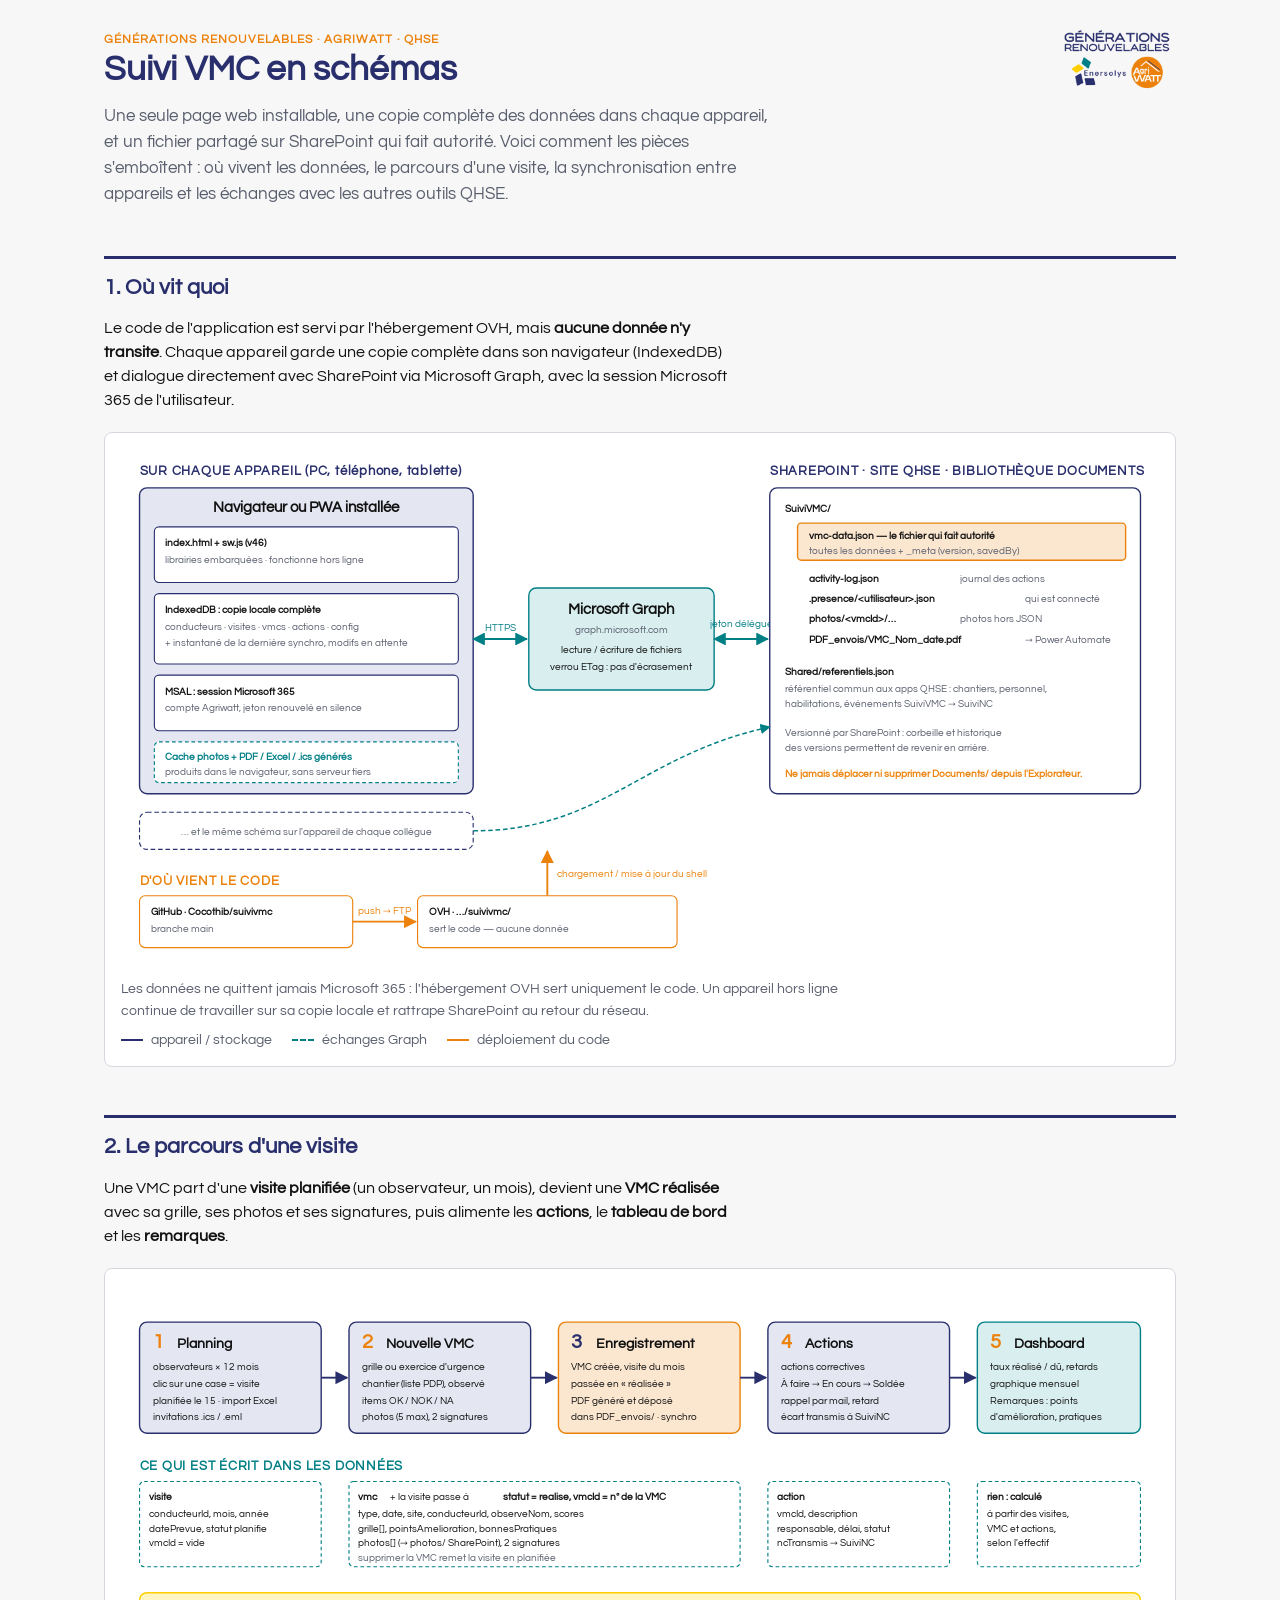
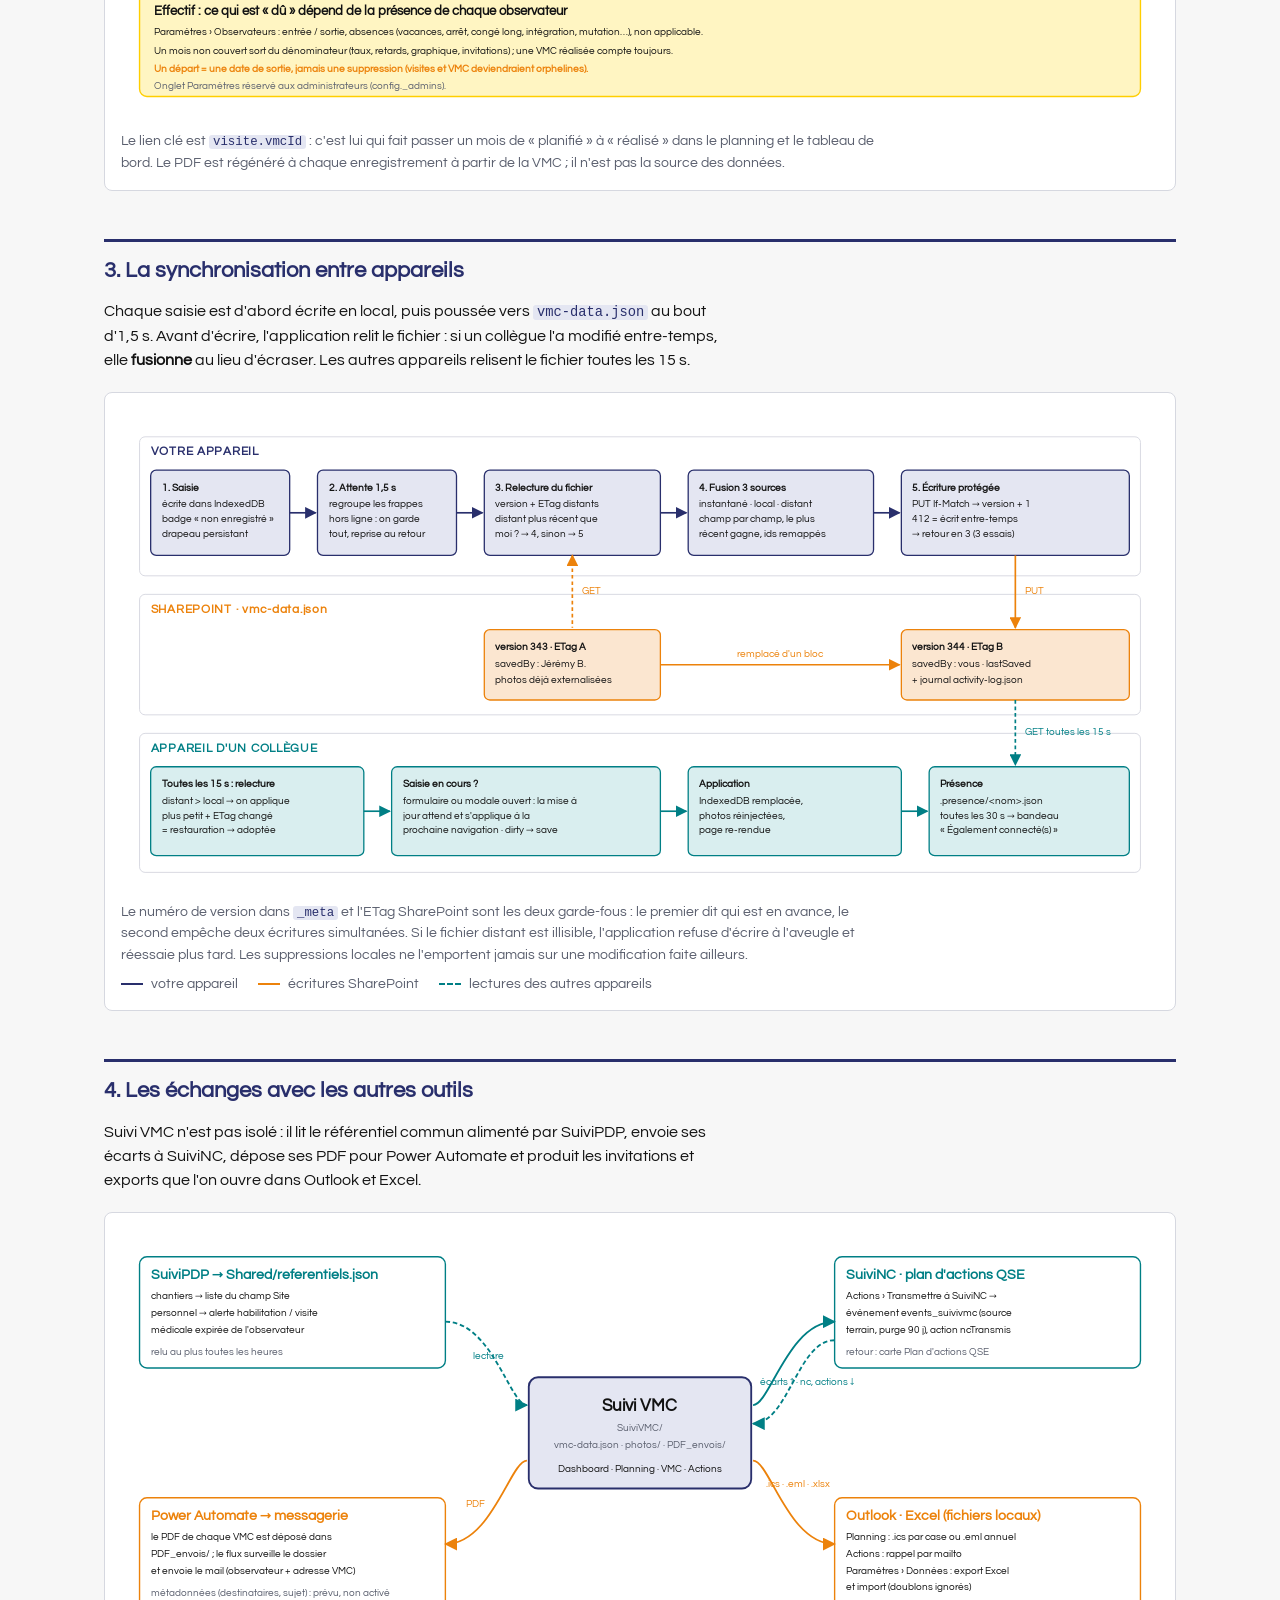
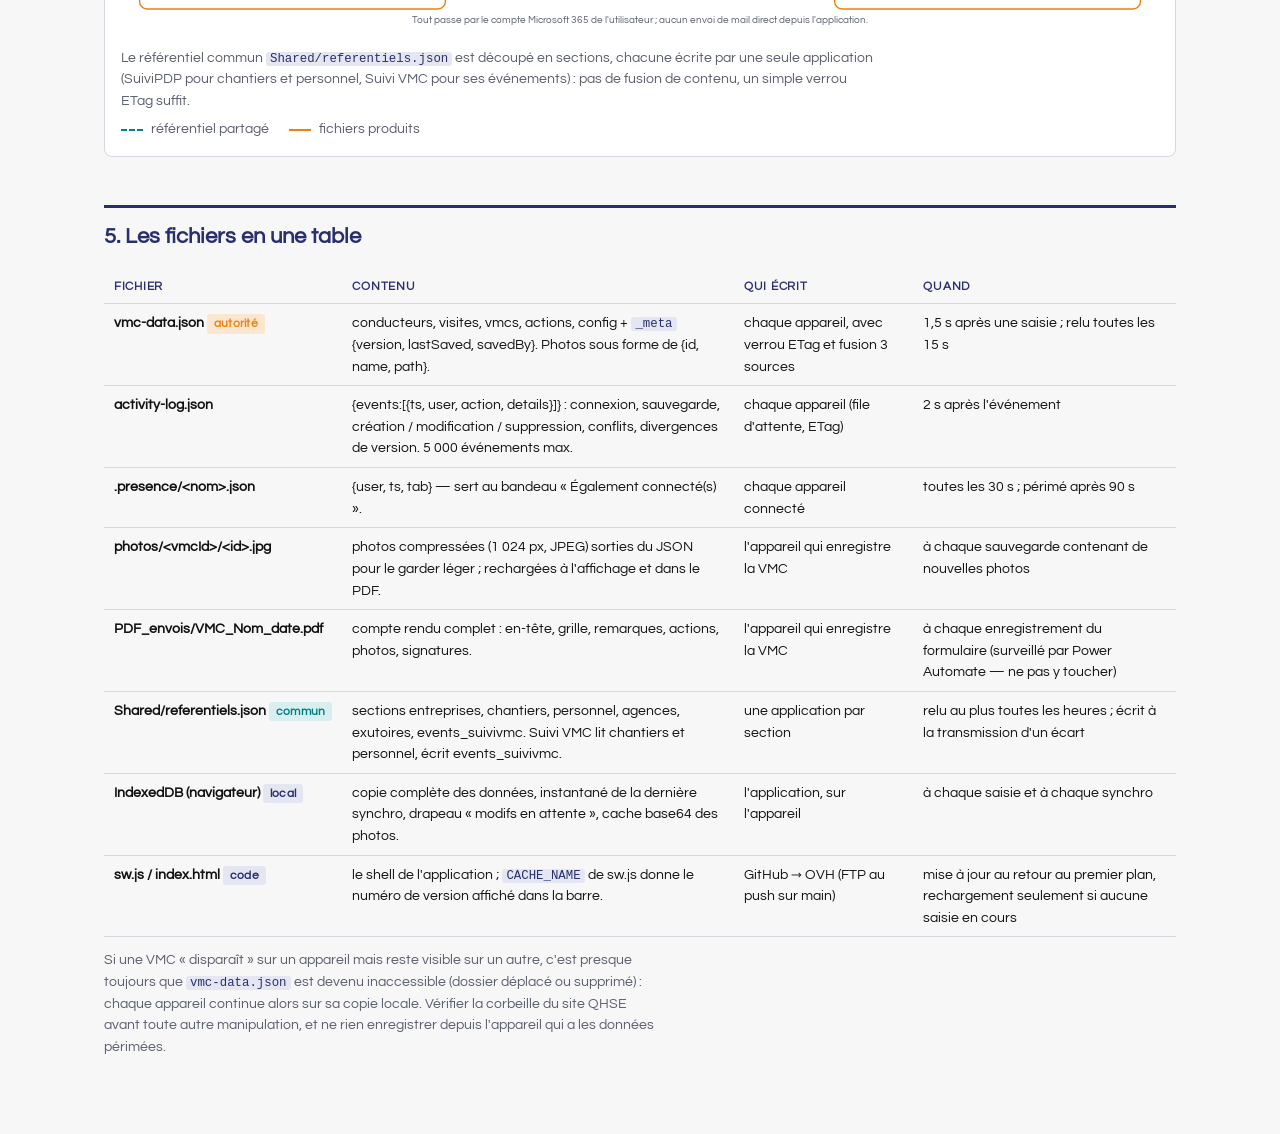
<file: schemas.html>
<!DOCTYPE html>
<html lang="fr">
<head>
<meta charset="utf-8">
<meta name="viewport" content="width=device-width, initial-scale=1">
<meta name="color-scheme" content="light dark">
<title>Suivi VMC en schémas</title>
<link rel="stylesheet" href="https://fonts.googleapis.com/css2?family=Questrial&display=swap">
<style>
/* Charte Générations Renouvelables : bleu marine, teal, jaune, orange, noir, gris clair */
:root {
  --bleu: #292F6C; --teal: #007F85; --jaune: #FFCE00; --orange: #EC820B; --noir: #121212; --gris: #F7F7F7;
  --bg: #F7F7F7; --panel: #ffffff; --ink: #121212; --muted: #5a5f6e; --line: #d6d8e0;
  --bleu-soft: #e4e6f2; --teal-soft: #d9eeef; --orange-soft: #fbe6d0; --jaune-soft: #fff5c2;
}
@media (prefers-color-scheme: dark) {
  :root:not([data-theme="light"]) {
    --bg: #14162a; --panel: #1c1f36; --ink: #eceef5; --muted: #a3a8bd; --line: #353a5a;
    --bleu: #9aa3ff; --teal: #4fc3c8; --orange: #f5a04a; --jaune: #ffd84d;
    --bleu-soft: #262b52; --teal-soft: #163a3d; --orange-soft: #43301a; --jaune-soft: #3d3712;
  }
}
:root[data-theme="dark"] {
  --bg: #14162a; --panel: #1c1f36; --ink: #eceef5; --muted: #a3a8bd; --line: #353a5a;
  --bleu: #9aa3ff; --teal: #4fc3c8; --orange: #f5a04a; --jaune: #ffd84d;
  --bleu-soft: #262b52; --teal-soft: #163a3d; --orange-soft: #43301a; --jaune-soft: #3d3712;
}
* { box-sizing: border-box; }
body { margin: 0; background: var(--bg); color: var(--ink); font-family: "Century Gothic", "URW Gothic", "Questrial", "Futura", "Avenir", sans-serif; font-size: 16px; line-height: 1.5; }
main { max-width: 1120px; margin: 0 auto; padding: 28px 24px 64px; }
header.top { display: flex; align-items: center; justify-content: space-between; gap: 16px; flex-wrap: wrap; margin-bottom: 8px; }
header.top img { height: 64px; width: auto; }
h1, h2, h3 { text-wrap: balance; margin: 0; color: var(--bleu); font-weight: 700; }
h1 { font-size: 2.2rem; line-height: 1.1; }
h2 { font-size: 1.4rem; margin-top: 48px; padding-top: 12px; border-top: 3px solid var(--bleu); }
.eyebrow { text-transform: uppercase; letter-spacing: .08em; font-size: .78rem; color: var(--orange); font-weight: 700; }
p { max-width: 70ch; margin: 12px 0; }
p.lead { font-size: 1.08rem; color: var(--muted); max-width: 74ch; }
figure { margin: 20px 0 0; background: var(--panel); border: 1px solid var(--line); border-radius: 8px; padding: 16px; overflow-x: auto; }
figure svg { display: block; width: 100%; height: auto; min-width: 680px; color: var(--ink); }
figcaption { font-size: .9rem; color: var(--muted); margin-top: 10px; max-width: 95ch; }
.legend { display: flex; flex-wrap: wrap; gap: 6px 20px; font-size: .86rem; color: var(--muted); margin-top: 8px; }
.legend span::before { content: ""; display: inline-block; width: 22px; height: 0; border-top: 2.5px solid var(--ink); vertical-align: middle; margin-right: 8px; }
.legend .l-bleu::before { border-color: var(--bleu); }
.legend .l-teal::before { border-color: var(--teal); border-top-style: dashed; }
.legend .l-orange::before { border-color: var(--orange); }
.steps { list-style: none; padding: 0; margin: 12px 0 0; display: grid; gap: 10px; }
.steps li { display: grid; grid-template-columns: 34px 1fr; gap: 10px; align-items: start; }
.steps b.n { font-size: 1.15rem; color: var(--orange); font-weight: 700; padding-top: 1px; }
.two { display: grid; grid-template-columns: 1fr 1fr; gap: 20px; align-items: start; }
@media (max-width: 820px) { .two { grid-template-columns: 1fr; } }
table { border-collapse: collapse; width: 100%; font-size: .9rem; margin-top: 16px; }
th, td { text-align: left; padding: 8px 10px; border-bottom: 1px solid var(--line); vertical-align: top; }
th { text-transform: uppercase; letter-spacing: .06em; font-size: .74rem; color: var(--bleu); }
td.k { font-weight: 700; white-space: nowrap; }
tr:nth-child(even) td { background: var(--gris); }
:root[data-theme="dark"] tr:nth-child(even) td { background: transparent; }
@media (prefers-color-scheme: dark) { :root:not([data-theme="light"]) tr:nth-child(even) td { background: transparent; } }
.tag { display: inline-block; font-size: .72rem; padding: 1px 7px; border-radius: 3px; font-weight: 700; letter-spacing: .02em; white-space: nowrap; }
.tag.bleu { background: var(--bleu-soft); color: var(--bleu); }
.tag.teal { background: var(--teal-soft); color: var(--teal); }
.tag.orange { background: var(--orange-soft); color: var(--orange); }
code { font-family: Consolas, "Courier New", monospace; font-size: .86em; background: var(--bleu-soft); color: var(--bleu); padding: 0 4px; border-radius: 3px; }
.note { font-size: .9rem; color: var(--muted); }
.wrap { overflow-x: auto; }
/* ---- Écrans étroits : versions empilées des schémas ---- */
.m-only { display: none; }
@media (max-width: 900px) {
  main { padding: 18px 14px 48px; }
  h1 { font-size: 1.7rem; }
  h2 { margin-top: 36px; font-size: 1.25rem; }
  header.top img { height: 48px; }
  figure { padding: 12px; overflow: visible; }
  figure svg { display: none; }
  .m-only { display: block; }
  .m-flow { display: grid; gap: 8px; }
  .m-head { text-transform: uppercase; letter-spacing: .06em; font-size: .76rem; font-weight: 700; margin-top: 10px; color: var(--bleu); }
  .m-head.teal { color: var(--teal); } .m-head.orange { color: var(--orange); }
  .m-box { border: 1px solid var(--line); border-left: 4px solid var(--bleu); border-radius: 5px; padding: 7px 10px; background: var(--bg); font-size: .9rem; line-height: 1.35; }
  .m-box.teal { border-left-color: var(--teal); border-left-style: dashed; }
  .m-box.orange { border-left-color: var(--orange); }
  .m-box.jaune { border-left-color: var(--jaune); }
  .m-box b { display: block; font-weight: 700; }
  .m-box span { display: block; color: var(--muted); font-size: .84rem; }
  .m-box ul { margin: 6px 0 0; padding-left: 16px; font-size: .84rem; }
  .m-link { font-size: .84rem; color: var(--muted); padding: 2px 0 2px 10px; border-left: 2px solid var(--bleu); margin-left: 12px; }
  .m-link.teal { border-left-color: var(--teal); border-left-style: dashed; } .m-link.orange { border-left-color: var(--orange); }
  table, tbody, tr, td { display: block; }
  thead { display: none; }
  tr { border: 1px solid var(--line); border-radius: 6px; background: var(--panel); padding: 8px 10px 6px; margin-bottom: 10px; }
  tr:nth-child(even) td { background: transparent; }
  td { border: 0; padding: 2px 0 6px; }
  td.k { white-space: normal; font-size: 1.05rem; padding-bottom: 2px; color: var(--bleu); }
  td:not(.k)::before { display: block; font-size: .68rem; text-transform: uppercase; letter-spacing: .06em; color: var(--muted); }
  td:nth-child(2)::before { content: "Contenu"; }
  td:nth-child(3)::before { content: "Qui écrit"; }
  td:nth-child(4)::before { content: "Quand"; }
}
</style>
</head>
<body>

<main>
  <header class="top">
    <div>
      <div class="eyebrow">Générations Renouvelables · Agriwatt · QHSE</div>
      <h1>Suivi VMC en schémas</h1>
    </div>
    <img src="assets/logo-gr-bleu.png" alt="Générations Renouvelables – Enersolys – AgriWATT">
  </header>
  <p class="lead">Une seule page web installable, une copie complète des données dans chaque appareil, et un fichier partagé sur SharePoint qui fait autorité. Voici comment les pièces s'emboîtent : où vivent les données, le parcours d'une visite, la synchronisation entre appareils et les échanges avec les autres outils QHSE.</p>

  <!-- ============================================================ 1 -->
  <h2>1. Où vit quoi</h2>
  <p>Le code de l'application est servi par l'hébergement OVH, mais <b>aucune donnée n'y transite</b>. Chaque appareil garde une copie complète dans son navigateur (IndexedDB) et dialogue directement avec SharePoint via Microsoft Graph, avec la session Microsoft 365 de l'utilisateur.</p>
  <figure class="d">
    <svg viewBox="0 0 1120 560" role="img" aria-label="Architecture : appareils avec l'application installée et une copie locale des données, Microsoft Graph au milieu, bibliothèque SharePoint QHSE à droite, hébergement OVH en bas.">
      <defs>
        <marker id="m-bleu" viewBox="0 0 10 10" refX="9" refY="5" markerWidth="7" markerHeight="7" orient="auto-start-reverse"><path d="M0 0L10 5L0 10z" style="fill:var(--bleu)"/></marker>
        <marker id="m-teal" viewBox="0 0 10 10" refX="9" refY="5" markerWidth="7" markerHeight="7" orient="auto-start-reverse"><path d="M0 0L10 5L0 10z" style="fill:var(--teal)"/></marker>
        <marker id="m-orange" viewBox="0 0 10 10" refX="9" refY="5" markerWidth="7" markerHeight="7" orient="auto-start-reverse"><path d="M0 0L10 5L0 10z" style="fill:var(--orange)"/></marker>
      </defs>
      <g font-family="Century Gothic, URW Gothic, Questrial, sans-serif" font-size="11" fill="currentColor">

        <!-- Appareils -->
        <text x="20" y="28" font-size="14" font-weight="700" letter-spacing=".06em" style="fill:var(--bleu)">SUR CHAQUE APPAREIL (PC, téléphone, tablette)</text>
        <rect x="20" y="42" width="360" height="330" rx="8" stroke-width="1.5" style="fill:var(--bleu-soft);stroke:var(--bleu)"/>
        <text x="200" y="68" text-anchor="middle" font-size="16" font-weight="700">Navigateur ou PWA installée</text>

        <rect x="36" y="84" width="328" height="60" rx="5" stroke-width="1.2" style="fill:var(--panel);stroke:var(--bleu)"/>
        <text x="48" y="105" font-weight="700">index.html + sw.js (v46)</text>
        <text x="48" y="123" font-size="11" style="fill:var(--muted)">librairies embarquées · fonctionne hors ligne</text>

        <rect x="36" y="156" width="328" height="76" rx="5" stroke-width="1.2" style="fill:var(--panel);stroke:var(--bleu)"/>
        <text x="48" y="177" font-weight="700">IndexedDB : copie locale complète</text>
        <text x="48" y="195" font-size="11" style="fill:var(--muted)">conducteurs · visites · vmcs · actions · config</text>
        <text x="48" y="213" font-size="11" style="fill:var(--muted)">+ instantané de la dernière synchro, modifs en attente</text>

        <rect x="36" y="244" width="328" height="60" rx="5" stroke-width="1.2" style="fill:var(--panel);stroke:var(--bleu)"/>
        <text x="48" y="265" font-weight="700">MSAL : session Microsoft 365</text>
        <text x="48" y="283" font-size="11" style="fill:var(--muted)">compte Agriwatt, jeton renouvelé en silence</text>

        <rect x="36" y="316" width="328" height="44" rx="5" stroke-width="1.2" stroke-dasharray="4 3" style="fill:var(--panel);stroke:var(--teal)"/>
        <text x="48" y="336" font-weight="700" style="fill:var(--teal)">Cache photos + PDF / Excel / .ics générés</text>
        <text x="48" y="352" font-size="11" style="fill:var(--muted)">produits dans le navigateur, sans serveur tiers</text>

        <!-- Graph -->
        <rect x="440" y="150" width="200" height="110" rx="8" stroke-width="1.5" style="fill:var(--teal-soft);stroke:var(--teal)"/>
        <text x="540" y="178" text-anchor="middle" font-size="16" font-weight="700">Microsoft Graph</text>
        <text x="540" y="198" text-anchor="middle" font-size="11" style="fill:var(--muted)">graph.microsoft.com</text>
        <text x="540" y="220" text-anchor="middle" font-size="11">lecture / écriture de fichiers</text>
        <text x="540" y="238" text-anchor="middle" font-size="11">verrou ETag : pas d'écrasement</text>

        <path d="M380 205 H438" stroke-width="2" fill="none" marker-end="url(#m-teal)" marker-start="url(#m-teal)" style="stroke:var(--teal)"/>
        <path d="M640 205 H698" stroke-width="2" fill="none" marker-end="url(#m-teal)" marker-start="url(#m-teal)" style="stroke:var(--teal)"/>
        <text x="409" y="196" text-anchor="middle" font-size="11" style="fill:var(--teal)">HTTPS</text>
        <text x="669" y="192" text-anchor="middle" font-size="10.5" style="fill:var(--teal)">jeton délégué</text>

        <!-- SharePoint -->
        <text x="700" y="28" font-size="14" font-weight="700" letter-spacing=".06em" style="fill:var(--bleu)">SHAREPOINT · SITE QHSE · BIBLIOTHÈQUE DOCUMENTS</text>
        <rect x="700" y="42" width="400" height="330" rx="8" stroke-width="1.5" style="fill:var(--panel);stroke:var(--bleu)"/>
        <text x="716" y="68" font-weight="700">SuiviVMC/</text>
        <g font-size="11">
          <rect x="730" y="80" width="354" height="40" rx="4" stroke-width="1.5" style="fill:var(--orange-soft);stroke:var(--orange)"/>
          <text x="742" y="97" font-weight="700">vmc-data.json — le fichier qui fait autorité</text>
          <text x="742" y="113" style="fill:var(--muted)">toutes les données + _meta (version, savedBy)</text>
          <text x="742" y="143" font-weight="700">activity-log.json</text><text x="905" y="143" style="fill:var(--muted)">journal des actions</text>
          <text x="742" y="165" font-weight="700">.presence/&lt;utilisateur&gt;.json</text><text x="975" y="165" style="fill:var(--muted)">qui est connecté</text>
          <text x="742" y="187" font-weight="700">photos/&lt;vmcId&gt;/…</text><text x="905" y="187" style="fill:var(--muted)">photos hors JSON</text>
          <text x="742" y="209" font-weight="700">PDF_envois/VMC_Nom_date.pdf</text><text x="975" y="209" style="fill:var(--muted)">→ Power Automate</text>
        </g>
        <text x="716" y="244" font-weight="700">Shared/referentiels.json</text>
        <text x="716" y="262" font-size="11" style="fill:var(--muted)">référentiel commun aux apps QHSE : chantiers, personnel,</text>
        <text x="716" y="278" font-size="11" style="fill:var(--muted)">habilitations, événements SuiviVMC → SuiviNC</text>
        <text x="716" y="310" font-size="11" style="fill:var(--muted)">Versionné par SharePoint : corbeille et historique</text>
        <text x="716" y="326" font-size="11" style="fill:var(--muted)">des versions permettent de revenir en arrière.</text>
        <text x="716" y="354" font-size="11" font-weight="700" style="fill:var(--orange)">Ne jamais déplacer ni supprimer Documents/ depuis l'Explorateur.</text>

        <!-- Autres appareils -->
        <rect x="20" y="392" width="360" height="40" rx="8" stroke-width="1.2" stroke-dasharray="5 3" style="fill:none;stroke:var(--bleu)"/>
        <text x="200" y="417" text-anchor="middle" font-size="11" style="fill:var(--muted)">… et le même schéma sur l'appareil de chaque collègue</text>
        <path d="M380 412 C 520 412, 560 330, 700 300" stroke-width="1.6" fill="none" stroke-dasharray="5 3" marker-end="url(#m-teal)" style="stroke:var(--teal)"/>

        <!-- OVH -->
        <text x="20" y="470" font-size="14" font-weight="700" letter-spacing=".06em" style="fill:var(--orange)">D'OÙ VIENT LE CODE</text>
        <rect x="20" y="482" width="230" height="56" rx="6" stroke-width="1.2" style="fill:var(--panel);stroke:var(--orange)"/>
        <text x="32" y="503" font-weight="700">GitHub · Cocothib/suivivmc</text>
        <text x="32" y="521" font-size="11" style="fill:var(--muted)">branche main</text>
        <path d="M250 510 H318" stroke-width="2" fill="none" marker-end="url(#m-orange)" style="stroke:var(--orange)"/>
        <text x="284" y="502" text-anchor="middle" font-size="11" style="fill:var(--orange)">push → FTP</text>
        <rect x="320" y="482" width="280" height="56" rx="6" stroke-width="1.2" style="fill:var(--panel);stroke:var(--orange)"/>
        <text x="332" y="503" font-weight="700">OVH · …/suivivmc/</text>
        <text x="332" y="521" font-size="11" style="fill:var(--muted)">sert le code — aucune donnée</text>
        <path d="M460 482 V434" stroke-width="2" fill="none" marker-end="url(#m-orange)" style="stroke:var(--orange)"/>
        <text x="470" y="462" font-size="10.5" style="fill:var(--orange)">chargement / mise à jour du shell</text>
      </g>
    </svg>
    <div class="m-only m-flow">
      <div class="m-head">Sur chaque appareil</div>
      <div class="m-box"><b>index.html + sw.js (v46)</b><span>Application complète, fonctionne hors ligne</span></div>
      <div class="m-box"><b>IndexedDB : copie locale complète</b><span>conducteurs, visites, vmcs, actions, config + instantané de la dernière synchro</span></div>
      <div class="m-box"><b>MSAL : session Microsoft 365</b><span>compte Agriwatt, jeton renouvelé en silence</span></div>
      <div class="m-link teal">Microsoft Graph, lecture/écriture avec ETag</div>
      <div class="m-head">SharePoint · site QHSE</div>
      <div class="m-box orange"><b>SuiviVMC/vmc-data.json</b><span>le fichier qui fait autorité (_meta.version)</span></div>
      <div class="m-box"><b>activity-log.json · .presence/ · photos/ · PDF_envois/</b><span>journal, présence, photos externalisées, PDF pour Power Automate</span></div>
      <div class="m-box"><b>Shared/referentiels.json</b><span>référentiel commun aux apps QHSE</span></div>
      <div class="m-head orange">D'où vient le code</div>
      <div class="m-box orange"><b>GitHub → OVH (FTP au push)</b><span>l'hébergement ne voit aucune donnée</span></div>
    </div>
    <figcaption>Les données ne quittent jamais Microsoft 365 : l'hébergement OVH sert uniquement le code. Un appareil hors ligne continue de travailler sur sa copie locale et rattrape SharePoint au retour du réseau.</figcaption>
    <div class="legend"><span class="l-bleu">appareil / stockage</span><span class="l-teal">échanges Graph</span><span class="l-orange">déploiement du code</span></div>
  </figure>

  <!-- ============================================================ 2 -->
  <h2>2. Le parcours d'une visite</h2>
  <p>Une VMC part d'une <b>visite planifiée</b> (un observateur, un mois), devient une <b>VMC réalisée</b> avec sa grille, ses photos et ses signatures, puis alimente les <b>actions</b>, le <b>tableau de bord</b> et les <b>remarques</b>.</p>
  <figure class="d">
    <svg viewBox="0 0 1120 470" role="img" aria-label="Parcours : Planning → Nouvelle VMC → Enregistrement → Actions → Dashboard et Remarques, avec les enregistrements créés à chaque étape.">
      <g font-family="Century Gothic, URW Gothic, Questrial, sans-serif" font-size="11" fill="currentColor">
        <!-- 5 étapes -->
        <g stroke-width="1.5">
          <rect x="20" y="40" width="196" height="120" rx="8" style="fill:var(--bleu-soft);stroke:var(--bleu)"/>
          <rect x="246" y="40" width="196" height="120" rx="8" style="fill:var(--bleu-soft);stroke:var(--bleu)"/>
          <rect x="472" y="40" width="196" height="120" rx="8" style="fill:var(--orange-soft);stroke:var(--orange)"/>
          <rect x="698" y="40" width="196" height="120" rx="8" style="fill:var(--bleu-soft);stroke:var(--bleu)"/>
          <rect x="924" y="40" width="176" height="120" rx="8" style="fill:var(--teal-soft);stroke:var(--teal)"/>
        </g>
        <g font-size="22" font-weight="700" style="fill:var(--orange)">
          <text x="34" y="68">1</text><text x="260" y="68">2</text><text x="486" y="68" style="fill:var(--bleu)">3</text><text x="712" y="68">4</text><text x="938" y="68">5</text>
        </g>
        <text x="60" y="68" font-size="15" font-weight="700">Planning</text>
        <text x="34" y="92" font-size="11">observateurs × 12 mois</text>
        <text x="34" y="110" font-size="11">clic sur une case = visite</text>
        <text x="34" y="128" font-size="11">planifiée le 15 · import Excel</text>
        <text x="34" y="146" font-size="11">invitations .ics / .eml</text>

        <text x="286" y="68" font-size="15" font-weight="700">Nouvelle VMC</text>
        <text x="260" y="92" font-size="11">grille ou exercice d'urgence</text>
        <text x="260" y="110" font-size="11">chantier (liste PDP), observé</text>
        <text x="260" y="128" font-size="11">items OK / NOK / NA</text>
        <text x="260" y="146" font-size="11">photos (5 max), 2 signatures</text>

        <text x="512" y="68" font-size="15" font-weight="700">Enregistrement</text>
        <text x="486" y="92" font-size="11">VMC créée, visite du mois</text>
        <text x="486" y="110" font-size="11">passée en « réalisée »</text>
        <text x="486" y="128" font-size="11">PDF généré et déposé</text>
        <text x="486" y="146" font-size="11">dans PDF_envois/ · synchro</text>

        <text x="738" y="68" font-size="15" font-weight="700">Actions</text>
        <text x="712" y="92" font-size="11">actions correctives</text>
        <text x="712" y="110" font-size="11">À faire → En cours → Soldée</text>
        <text x="712" y="128" font-size="11">rappel par mail, retard</text>
        <text x="712" y="146" font-size="11">écart transmis à SuiviNC</text>

        <text x="964" y="68" font-size="15" font-weight="700">Dashboard</text>
        <text x="938" y="92" font-size="11">taux réalisé / dû, retards</text>
        <text x="938" y="110" font-size="11">graphique mensuel</text>
        <text x="938" y="128" font-size="11">Remarques : points</text>
        <text x="938" y="146" font-size="11">d'amélioration, pratiques</text>

        <g stroke-width="2" fill="none" marker-end="url(#m-bleu)" style="stroke:var(--bleu)">
          <path d="M216 100 H244"/><path d="M442 100 H470"/><path d="M668 100 H696"/><path d="M894 100 H922"/>
        </g>

        <!-- Enregistrements créés -->
        <text x="20" y="200" font-size="14" font-weight="700" letter-spacing=".06em" style="fill:var(--teal)">CE QUI EST ÉCRIT DANS LES DONNÉES</text>
        <g stroke-width="1.2" stroke-dasharray="4 3" style="stroke:var(--teal)" fill="none">
          <rect x="20" y="212" width="196" height="92" rx="5"/>
          <rect x="246" y="212" width="422" height="92" rx="5"/>
          <rect x="698" y="212" width="196" height="92" rx="5"/>
          <rect x="924" y="212" width="176" height="92" rx="5"/>
        </g>
        <g font-size="11">
          <text x="30" y="232" font-weight="700">visite</text>
          <text x="30" y="250">conducteurId, mois, année</text>
          <text x="30" y="266">datePrevue, statut planifie</text>
          <text x="30" y="282">vmcId = vide</text>

          <text x="256" y="232" font-weight="700">vmc</text><text x="290" y="232">+ la visite passe à</text><text x="412" y="232" font-weight="700">statut = realise, vmcId = n° de la VMC</text>
          <text x="256" y="250">type, date, site, conducteurId, observeNom, scores</text>
          <text x="256" y="266">grille[], pointsAmelioration, bonnesPratiques</text>
          <text x="256" y="282">photos[] (→ photos/ SharePoint), 2 signatures</text>
          <text x="256" y="298" style="fill:var(--muted)">supprimer la VMC remet la visite en planifiée</text>

          <text x="708" y="232" font-weight="700">action</text>
          <text x="708" y="250">vmcId, description</text>
          <text x="708" y="266">responsable, délai, statut</text>
          <text x="708" y="282">ncTransmis → SuiviNC</text>

          <text x="934" y="232" font-weight="700">rien : calculé</text>
          <text x="934" y="250">à partir des visites,</text>
          <text x="934" y="266">VMC et actions,</text>
          <text x="934" y="282">selon l'effectif</text>
        </g>

        <!-- Effectif -->
        <rect x="20" y="332" width="1080" height="112" rx="8" stroke-width="1.5" style="fill:var(--jaune-soft);stroke:var(--jaune)"/>
        <text x="36" y="356" font-size="14" font-weight="700">Effectif : ce qui est « dû » dépend de la présence de chaque observateur</text>
        <text x="36" y="378" font-size="11">Paramètres › Observateurs : entrée / sortie, absences (vacances, arrêt, congé long, intégration, mutation…), non applicable.</text>
        <text x="36" y="398" font-size="11">Un mois non couvert sort du dénominateur (taux, retards, graphique, invitations) ; une VMC réalisée compte toujours.</text>
        <text x="36" y="418" font-size="11" font-weight="700" style="fill:var(--orange)">Un départ = une date de sortie, jamais une suppression (visites et VMC deviendraient orphelines).</text>
        <text x="36" y="436" font-size="11" style="fill:var(--muted)">Onglet Paramètres réservé aux administrateurs (config._admins).</text>
      </g>
    </svg>
    <div class="m-only m-flow">
      <div class="m-box"><b>1 · Planning</b><span>observateurs × 12 mois, clic = visite planifiée (le 15, jour ouvré), import Excel, invitations .ics/.eml</span><ul><li><i>visite</i> : conducteurId, mois, année, datePrevue, statut planifie</li></ul></div>
      <div class="m-box"><b>2 · Nouvelle VMC</b><span>grille ou exercice d'urgence, chantier (liste SuiviPDP), items OK/NOK/NA, photos, 2 signatures</span></div>
      <div class="m-box orange"><b>3 · Enregistrement</b><span>VMC créée, visite passée en « réalisée » avec vmcId, PDF déposé dans PDF_envois/, synchro</span><ul><li><i>vmc</i> : grille[], scores, photos[], signatures…</li><li>supprimer la VMC remet la visite en planifiée</li></ul></div>
      <div class="m-box"><b>4 · Actions</b><span>À faire → En cours → Soldée, rappel mail, écart transmis à SuiviNC</span><ul><li><i>action</i> : vmcId, responsable, délai, statut, ncTransmis</li></ul></div>
      <div class="m-box teal"><b>5 · Dashboard et Remarques</b><span>taux réalisé / dû, retards, graphique mensuel, points d'amélioration — rien n'est stocké, tout est calculé</span></div>
      <div class="m-box jaune"><b>Effectif</b><span>entrée/sortie, absences, non applicable : les mois non couverts sortent du dénominateur. Un départ = date de sortie, jamais une suppression.</span></div>
    </div>
    <figcaption>Le lien clé est <code>visite.vmcId</code> : c'est lui qui fait passer un mois de « planifié » à « réalisé » dans le planning et le tableau de bord. Le PDF est régénéré à chaque enregistrement à partir de la VMC ; il n'est pas la source des données.</figcaption>
  </figure>

  <!-- ============================================================ 3 -->
  <h2>3. La synchronisation entre appareils</h2>
  <p>Chaque saisie est d'abord écrite en local, puis poussée vers <code>vmc-data.json</code> au bout d'1,5 s. Avant d'écrire, l'application relit le fichier : si un collègue l'a modifié entre-temps, elle <b>fusionne</b> au lieu d'écraser. Les autres appareils relisent le fichier toutes les 15 s.</p>
  <figure class="d">
    <svg viewBox="0 0 1120 520" role="img" aria-label="Séquence de synchronisation : saisie locale, attente 1,5 s, relecture avec ETag, fusion si besoin, écriture protégée, puis lecture par les collègues toutes les 15 s.">
      <g font-family="Century Gothic, URW Gothic, Questrial, sans-serif" font-size="11" fill="currentColor">
        <!-- couloirs -->
        <g stroke-width="1" style="stroke:var(--line)" fill="none">
          <rect x="20" y="30" width="1080" height="150" rx="6"/>
          <rect x="20" y="200" width="1080" height="130" rx="6"/>
          <rect x="20" y="350" width="1080" height="150" rx="6"/>
        </g>
        <text x="32" y="50" font-size="13" font-weight="700" letter-spacing=".06em" style="fill:var(--bleu)">VOTRE APPAREIL</text>
        <text x="32" y="220" font-size="13" font-weight="700" letter-spacing=".06em" style="fill:var(--orange)">SHAREPOINT · vmc-data.json</text>
        <text x="32" y="370" font-size="13" font-weight="700" letter-spacing=".06em" style="fill:var(--teal)">APPAREIL D'UN COLLÈGUE</text>

        <!-- votre appareil -->
        <g stroke-width="1.4" style="stroke:var(--bleu);fill:var(--bleu-soft)">
          <rect x="32" y="66" width="150" height="92" rx="6"/>
          <rect x="212" y="66" width="150" height="92" rx="6"/>
          <rect x="392" y="66" width="190" height="92" rx="6"/>
          <rect x="612" y="66" width="200" height="92" rx="6"/>
          <rect x="842" y="66" width="246" height="92" rx="6"/>
        </g>
        <g stroke-width="1.8" fill="none" marker-end="url(#m-bleu)" style="stroke:var(--bleu)">
          <path d="M182 112 H210"/><path d="M362 112 H390"/><path d="M582 112 H610"/><path d="M812 112 H840"/>
        </g>
        <text x="44" y="88" font-weight="700">1. Saisie</text>
        <text x="44" y="106" font-size="11">écrite dans IndexedDB</text>
        <text x="44" y="122" font-size="11">badge « non enregistré »</text>
        <text x="44" y="138" font-size="11">drapeau persistant</text>

        <text x="224" y="88" font-weight="700">2. Attente 1,5 s</text>
        <text x="224" y="106" font-size="11">regroupe les frappes</text>
        <text x="224" y="122" font-size="11">hors ligne : on garde</text>
        <text x="224" y="138" font-size="11">tout, reprise au retour</text>

        <text x="404" y="88" font-weight="700">3. Relecture du fichier</text>
        <text x="404" y="106" font-size="11">version + ETag distants</text>
        <text x="404" y="122" font-size="11">distant plus récent que</text>
        <text x="404" y="138" font-size="11">moi ? → 4, sinon → 5</text>

        <text x="624" y="88" font-weight="700">4. Fusion 3 sources</text>
        <text x="624" y="106" font-size="11">instantané · local · distant</text>
        <text x="624" y="122" font-size="11">champ par champ, le plus</text>
        <text x="624" y="138" font-size="11">récent gagne, ids remappés</text>

        <text x="854" y="88" font-weight="700">5. Écriture protégée</text>
        <text x="854" y="106" font-size="11">PUT If-Match → version + 1</text>
        <text x="854" y="122" font-size="11">412 = écrit entre-temps</text>
        <text x="854" y="138" font-size="11">→ retour en 3 (3 essais)</text>

        <!-- vers SharePoint -->
        <path d="M487 158 V236" stroke-width="1.8" fill="none" stroke-dasharray="4 3" marker-start="url(#m-orange)" style="stroke:var(--orange)"/>
        <text x="497" y="200" font-size="11" style="fill:var(--orange)">GET</text>
        <path d="M965 158 V236" stroke-width="1.8" fill="none" marker-end="url(#m-orange)" style="stroke:var(--orange)"/>
        <text x="975" y="200" font-size="11" style="fill:var(--orange)">PUT</text>

        <!-- SharePoint -->
        <g stroke-width="1.4" style="stroke:var(--orange);fill:var(--orange-soft)">
          <rect x="392" y="238" width="190" height="76" rx="6"/>
          <rect x="842" y="238" width="246" height="76" rx="6"/>
        </g>
        <text x="404" y="260" font-weight="700">version 343 · ETag A</text>
        <text x="404" y="278" font-size="11">savedBy : Jérémy B.</text>
        <text x="404" y="296" font-size="11">photos déjà externalisées</text>
        <text x="854" y="260" font-weight="700">version 344 · ETag B</text>
        <text x="854" y="278" font-size="11">savedBy : vous · lastSaved</text>
        <text x="854" y="296" font-size="11">+ journal activity-log.json</text>
        <path d="M582 276 H840" stroke-width="1.8" fill="none" marker-end="url(#m-orange)" style="stroke:var(--orange)"/>
        <text x="711" y="268" text-anchor="middle" font-size="11" style="fill:var(--orange)">remplacé d'un bloc</text>

        <!-- collègue -->
        <g stroke-width="1.4" style="stroke:var(--teal);fill:var(--teal-soft)">
          <rect x="32" y="386" width="230" height="96" rx="6"/>
          <rect x="292" y="386" width="290" height="96" rx="6"/>
          <rect x="612" y="386" width="230" height="96" rx="6"/>
          <rect x="872" y="386" width="216" height="96" rx="6"/>
        </g>
        <g stroke-width="1.8" fill="none" marker-end="url(#m-teal)" style="stroke:var(--teal)">
          <path d="M262 434 H290"/><path d="M582 434 H610"/><path d="M842 434 H870"/>
        </g>
        <path d="M965 314 V384" stroke-width="1.8" fill="none" marker-end="url(#m-teal)" stroke-dasharray="4 3" style="stroke:var(--teal)"/>
        <text x="975" y="352" font-size="11" style="fill:var(--teal)">GET toutes les 15 s</text>

        <text x="44" y="408" font-weight="700">Toutes les 15 s : relecture</text>
        <text x="44" y="426" font-size="11">distant &gt; local → on applique</text>
        <text x="44" y="442" font-size="11">plus petit + ETag changé</text>
        <text x="44" y="458" font-size="11">= restauration → adoptée</text>

        <text x="304" y="408" font-weight="700">Saisie en cours ?</text>
        <text x="304" y="426" font-size="11">formulaire ou modale ouvert : la mise à</text>
        <text x="304" y="442" font-size="11">jour attend et s'applique à la</text>
        <text x="304" y="458" font-size="11">prochaine navigation · dirty → save</text>

        <text x="624" y="408" font-weight="700">Application</text>
        <text x="624" y="426" font-size="11">IndexedDB remplacée,</text>
        <text x="624" y="442" font-size="11">photos réinjectées,</text>
        <text x="624" y="458" font-size="11">page re-rendue</text>

        <text x="884" y="408" font-weight="700">Présence</text>
        <text x="884" y="426" font-size="11">.presence/&lt;nom&gt;.json</text>
        <text x="884" y="442" font-size="11">toutes les 30 s → bandeau</text>
        <text x="884" y="458" font-size="11">« Également connecté(s) »</text>
      </g>
    </svg>
    <div class="m-only m-flow">
      <div class="m-head">Votre appareil</div>
      <div class="m-box"><b>1 · Saisie</b><span>écrite dans IndexedDB, badge « non enregistré », drapeau persistant</span></div>
      <div class="m-box"><b>2 · Attente 1,5 s</b><span>regroupe les frappes ; hors ligne, tout est gardé et repris au retour</span></div>
      <div class="m-box"><b>3 · Relecture du fichier</b><span>version + ETag distants ; distant plus récent que mienne → fusion</span></div>
      <div class="m-box"><b>4 · Fusion 3 sources</b><span>instantané · local · distant, champ par champ, le plus le plus récent gagne, ids en collision remappés</span></div>
      <div class="m-box"><b>5 · Écriture protégée</b><span>PUT If-Match → version + 1 ; 412 = quelqu'un a écrit entre-temps → on recommence (3 fois max)</span></div>
      <div class="m-head orange">SharePoint · vmc-data.json</div>
      <div class="m-box orange"><b>version 343 → 344</b><span>fichier remplacé d'un bloc ; journal dans activity-log.json</span></div>
      <div class="m-head teal">Appareil d'un collègue</div>
      <div class="m-box teal"><b>Relecture toutes les 15 s</b><span>version distante plus grande → application ; plus petit + ETag changé = fichier restauré → adopté</span></div>
      <div class="m-box teal"><b>Saisie en cours ?</b><span>la mise à jour attend et s'applique à la prochaine navigation</span></div>
      <div class="m-box teal"><b>Présence</b><span>.presence/&lt;nom&gt;.json toutes les 30 s → bandeau connecté(s) »</span></div>
    </div>
    <figcaption>Le numéro de version dans <code>_meta</code> et l'ETag SharePoint sont les deux garde-fous : le premier dit qui est en avance, le second empêche deux écritures simultanées. Si le fichier distant est illisible, l'application refuse d'écrire à l'aveugle et réessaie plus tard. Les suppressions locales ne l'emportent jamais sur une modification faite ailleurs.</figcaption>
    <div class="legend"><span class="l-bleu">votre appareil</span><span class="l-orange">écritures SharePoint</span><span class="l-teal">lectures des autres appareils</span></div>
  </figure>

  <!-- ============================================================ 4 -->
  <h2>4. Les échanges avec les autres outils</h2>
  <p>Suivi VMC n'est pas isolé : il lit le référentiel commun alimenté par SuiviPDP, envoie ses écarts à SuiviNC, dépose ses PDF pour Power Automate et produit les invitations et exports que l'on ouvre dans Outlook et Excel.</p>
  <figure class="d">
    <svg viewBox="0 0 1120 440" role="img" aria-label="Suivi VMC au centre ; autour : SuiviPDP et le référentiel commun, SuiviNC, Power Automate et la messagerie, Outlook et Excel.">
      <g font-family="Century Gothic, URW Gothic, Questrial, sans-serif" font-size="11" fill="currentColor">
        <!-- centre -->
        <rect x="440" y="160" width="240" height="120" rx="10" stroke-width="2" style="fill:var(--bleu-soft);stroke:var(--bleu)"/>
        <text x="560" y="196" text-anchor="middle" font-size="18" font-weight="700">Suivi VMC</text>
        <text x="560" y="218" text-anchor="middle" font-size="11" style="fill:var(--muted)">SuiviVMC/</text>
        <text x="560" y="236" text-anchor="middle" font-size="11" style="fill:var(--muted)">vmc-data.json · photos/ · PDF_envois/</text>
        <text x="560" y="262" text-anchor="middle" font-size="11">Dashboard · Planning · VMC · Actions</text>

        <!-- SuiviPDP + référentiel (gauche haut) -->
        <rect x="20" y="30" width="330" height="120" rx="8" stroke-width="1.5" style="fill:var(--panel);stroke:var(--teal)"/>
        <text x="32" y="54" font-size="15" font-weight="700" style="fill:var(--teal)">SuiviPDP → Shared/referentiels.json</text>
        <text x="32" y="76" font-size="11">chantiers → liste du champ Site</text>
        <text x="32" y="94" font-size="11">personnel → alerte habilitation / visite</text>
        <text x="32" y="112" font-size="11">médicale expirée de l'observateur</text>
        <text x="32" y="136" font-size="10.5" style="fill:var(--muted)">relu au plus toutes les heures</text>
        <path d="M350 100 C 400 100, 420 190, 438 190" stroke-width="2" fill="none" stroke-dasharray="5 3" marker-end="url(#m-teal)" style="stroke:var(--teal)"/>
        <text x="380" y="140" font-size="11" style="fill:var(--teal)">lecture</text>

        <!-- SuiviNC (droite haut) -->
        <rect x="770" y="30" width="330" height="120" rx="8" stroke-width="1.5" style="fill:var(--panel);stroke:var(--teal)"/>
        <text x="782" y="54" font-size="15" font-weight="700" style="fill:var(--teal)">SuiviNC · plan d'actions QSE</text>
        <text x="782" y="76" font-size="11">Actions › Transmettre à SuiviNC →</text>
        <text x="782" y="94" font-size="11">événement events_suivivmc (source</text>
        <text x="782" y="112" font-size="11">terrain, purge 90 j), action ncTransmis</text>
        <text x="782" y="136" font-size="10.5" style="fill:var(--muted)">retour : carte Plan d'actions QSE</text>
        <path d="M682 190 C 700 190, 720 100, 770 100" stroke-width="2" fill="none" marker-end="url(#m-teal)" style="stroke:var(--teal)"/>
        <path d="M770 120 C 730 120, 720 210, 682 210" stroke-width="2" fill="none" stroke-dasharray="5 3" marker-end="url(#m-teal)" style="stroke:var(--teal)"/>
        <text x="690" y="168" font-size="10.5" style="fill:var(--teal)">écarts ↑ · nc, actions ↓</text>

        <!-- Power Automate (gauche bas) -->
        <rect x="20" y="290" width="330" height="120" rx="8" stroke-width="1.5" style="fill:var(--panel);stroke:var(--orange)"/>
        <text x="32" y="314" font-size="15" font-weight="700" style="fill:var(--orange)">Power Automate → messagerie</text>
        <text x="32" y="336" font-size="11">le PDF de chaque VMC est déposé dans</text>
        <text x="32" y="354" font-size="11">PDF_envois/ ; le flux surveille le dossier</text>
        <text x="32" y="372" font-size="11">et envoie le mail (observateur + adresse VMC)</text>
        <text x="32" y="396" font-size="10.5" style="fill:var(--muted)">métadonnées (destinataires, sujet) : prévu, non activé</text>
        <path d="M438 250 C 420 250, 400 340, 350 340" stroke-width="2" fill="none" marker-end="url(#m-orange)" style="stroke:var(--orange)"/>
        <text x="372" y="300" font-size="11" style="fill:var(--orange)">PDF</text>

        <!-- Outlook / Excel (droite bas) -->
        <rect x="770" y="290" width="330" height="120" rx="8" stroke-width="1.5" style="fill:var(--panel);stroke:var(--orange)"/>
        <text x="782" y="314" font-size="15" font-weight="700" style="fill:var(--orange)">Outlook · Excel (fichiers locaux)</text>
        <text x="782" y="336" font-size="11">Planning : .ics par case ou .eml annuel</text>
        <text x="782" y="354" font-size="11">Actions : rappel par mailto</text>
        <text x="782" y="372" font-size="11">Paramètres › Données : export Excel</text>
        <text x="782" y="390" font-size="11">et import (doublons ignorés)</text>
        <path d="M682 250 C 700 250, 720 340, 770 340" stroke-width="2" fill="none" marker-end="url(#m-orange)" style="stroke:var(--orange)"/>
        <text x="696" y="278" font-size="10.5" style="fill:var(--orange)">.ics · .eml · .xlsx</text>

        <!-- Microsoft 365 -->
        <text x="560" y="425" text-anchor="middle" font-size="11" style="fill:var(--muted)">Tout passe par le compte Microsoft 365 de l'utilisateur ; aucun envoi de mail direct depuis l'application.</text>
      </g>
    </svg>
    <div class="m-only m-flow">
      <div class="m-box teal"><b>SuiviPDP → Shared/referentiels.json (lecture)</b><span>chantiers → liste du champ Site ; personnel → alertes habilitation / visite médicale expirée</span></div>
      <div class="m-box teal"><b>SuiviNC · plan d'actions QSE</b><span>« Transmettre à SuiviNC » écrit un événement dans referentiels.json (ncTransmis) ; en retour, carte « Plan d'actions QSE » sur le dashboard</span></div>
      <div class="m-box orange"><b>Power Automate → messagerie</b><span>PDF de la VMC déposé dans PDF_envois/ à chaque enregistrement ; le flux envoie le mail</span></div>
      <div class="m-box orange"><b>Outlook · Excel</b><span>invitations .ics / .eml, rappel mailto, export et import Excel — fichiers générés dans le navigateur</span></div>
    </div>
    <figcaption>Le référentiel commun <code>Shared/referentiels.json</code> est découpé en sections, chacune écrite par une seule application (SuiviPDP pour chantiers et personnel, Suivi VMC pour ses événements) : pas de fusion de contenu, un simple verrou ETag suffit.</figcaption>
    <div class="legend"><span class="l-teal">référentiel partagé</span><span class="l-orange">fichiers produits</span></div>
  </figure>

  <!-- ============================================================ 5 -->
  <h2>5. Les fichiers en une table</h2>
  <div class="wrap">
    <table>
      <thead><tr><th>Fichier</th><th>Contenu</th><th>Qui écrit</th><th>Quand</th></tr></thead>
      <tbody>
        <tr><td class="k">vmc-data.json <span class="tag orange">autorité</span></td><td>conducteurs, visites, vmcs, actions, config + <code>_meta</code> {version, lastSaved, savedBy}. Photos sous forme de {id, name, path}.</td><td>chaque appareil, avec verrou ETag et fusion 3 sources</td><td>1,5 s après une saisie ; relu toutes les 15 s</td></tr>
        <tr><td class="k">activity-log.json</td><td>{events:[{ts, user, action, details}]} : connexion, sauvegarde, création / modification / suppression, conflits, divergences de version. 5 000 événements max.</td><td>chaque appareil (file d'attente, ETag)</td><td>2 s après l'événement</td></tr>
        <tr><td class="k">.presence/&lt;nom&gt;.json</td><td>{user, ts, tab} — sert au bandeau « Également connecté(s) ».</td><td>chaque appareil connecté</td><td>toutes les 30 s ; périmé après 90 s</td></tr>
        <tr><td class="k">photos/&lt;vmcId&gt;/&lt;id&gt;.jpg</td><td>photos compressées (1 024 px, JPEG) sorties du JSON pour le garder léger ; rechargées à l'affichage et dans le PDF.</td><td>l'appareil qui enregistre la VMC</td><td>à chaque sauvegarde contenant de nouvelles photos</td></tr>
        <tr><td class="k">PDF_envois/VMC_Nom_date.pdf</td><td>compte rendu complet : en-tête, grille, remarques, actions, photos, signatures.</td><td>l'appareil qui enregistre la VMC</td><td>à chaque enregistrement du formulaire (surveillé par Power Automate — ne pas y toucher)</td></tr>
        <tr><td class="k">Shared/referentiels.json <span class="tag teal">commun</span></td><td>sections entreprises, chantiers, personnel, agences, exutoires, events_suivivmc. Suivi VMC lit chantiers et personnel, écrit events_suivivmc.</td><td>une application par section</td><td>relu au plus toutes les heures ; écrit à la transmission d'un écart</td></tr>
        <tr><td class="k">IndexedDB (navigateur) <span class="tag bleu">local</span></td><td>copie complète des données, instantané de la dernière synchro, drapeau « modifs en attente », cache base64 des photos.</td><td>l'application, sur l'appareil</td><td>à chaque saisie et à chaque synchro</td></tr>
        <tr><td class="k">sw.js / index.html <span class="tag bleu">code</span></td><td>le shell de l'application ; <code>CACHE_NAME</code> de sw.js donne le numéro de version affiché dans la barre.</td><td>GitHub → OVH (FTP au push sur main)</td><td>mise à jour au retour au premier plan, rechargement seulement si aucune saisie en cours</td></tr>
      </tbody>
    </table>
  </div>
  <p class="note">Si une VMC « disparaît » sur un appareil mais reste visible sur un autre, c'est presque toujours que <code>vmc-data.json</code> est devenu inaccessible (dossier déplacé ou supprimé) : chaque appareil continue alors sur sa copie locale. Vérifier la corbeille du site QHSE avant toute autre manipulation, et ne rien enregistrer depuis l'appareil qui a les données périmées.</p>
</main>
</body>
</html>
</file>
